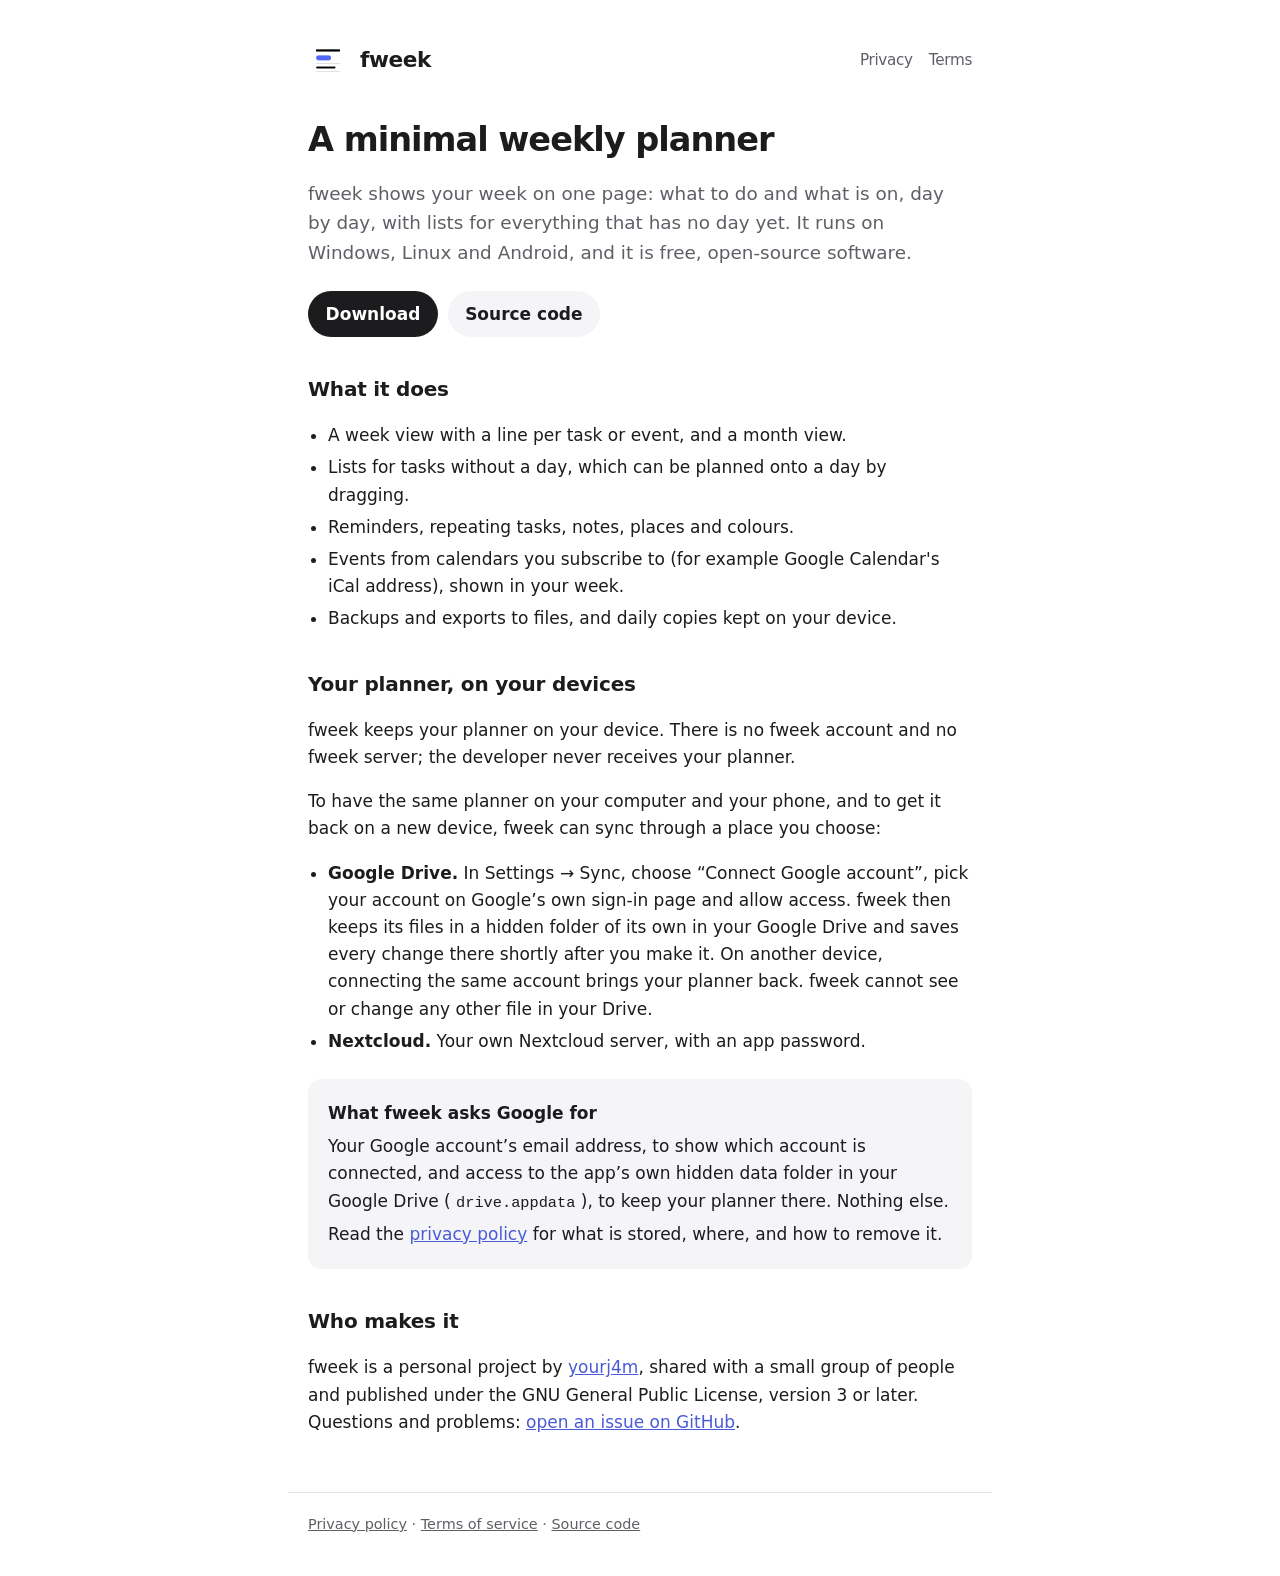
<file: index.html>
<!doctype html>
<html lang="en">
<head>
<meta charset="utf-8">
<meta name="viewport" content="width=device-width, initial-scale=1">
<title>fweek – a minimal weekly planner</title>
<meta name="description" content="fweek is a free, open-source weekly planner for Windows, Linux and Android. Your planner stays on your devices and can sync through your own Google Drive or Nextcloud.">
<link rel="icon" href="icon.png">
<link rel="stylesheet" href="style.css">
</head>
<body>
<header>
  <img src="icon.png" alt="">
  <a href="./">fweek</a>
  <nav><a href="privacy/">Privacy</a><a href="terms/">Terms</a></nav>
</header>
<main>
  <h1>A minimal weekly planner</h1>
  <p class="lead">fweek shows your week on one page: what to do and what is on, day by day, with lists for everything that has no day yet. It runs on Windows, Linux and Android, and it is free, open-source software.</p>

  <div class="buttons">
    <a class="button" href="https://github.com/yourj4m/fweek/releases">Download</a>
    <a class="button secondary" href="https://github.com/yourj4m/fweek">Source code</a>
  </div>

  <h2>What it does</h2>
  <ul>
    <li>A week view with a line per task or event, and a month view.</li>
    <li>Lists for tasks without a day, which can be planned onto a day by dragging.</li>
    <li>Reminders, repeating tasks, notes, places and colours.</li>
    <li>Events from calendars you subscribe to (for example Google Calendar's iCal address), shown in your week.</li>
    <li>Backups and exports to files, and daily copies kept on your device.</li>
  </ul>

  <h2>Your planner, on your devices</h2>
  <p>fweek keeps your planner on your device. There is no fweek account and no fweek server; the developer never receives your planner.</p>
  <p>To have the same planner on your computer and your phone, and to get it back on a new device, fweek can sync through a place you choose:</p>
  <ul>
    <li><strong>Google Drive.</strong> In Settings → Sync, choose “Connect Google account”, pick your account on Google’s own sign-in page and allow access. fweek then keeps its files in a hidden folder of its own in your Google Drive and saves every change there shortly after you make it. On another device, connecting the same account brings your planner back. fweek cannot see or change any other file in your Drive.</li>
    <li><strong>Nextcloud.</strong> Your own Nextcloud server, with an app password.</li>
  </ul>
  <div class="panel">
    <p><strong>What fweek asks Google for</strong></p>
    <p>Your Google account’s email address, to show which account is connected, and access to the app’s own hidden data folder in your Google Drive (<code>drive.appdata</code>), to keep your planner there. Nothing else.</p>
    <p>Read the <a href="privacy/">privacy policy</a> for what is stored, where, and how to remove it.</p>
  </div>

  <h2>Who makes it</h2>
  <p>fweek is a personal project by <a href="https://github.com/yourj4m">yourj4m</a>, shared with a small group of people and published under the GNU General Public License, version 3 or later. Questions and problems: <a href="https://github.com/yourj4m/fweek/issues">open an issue on GitHub</a>.</p>
</main>
<footer>
  <a href="privacy/">Privacy policy</a> · <a href="terms/">Terms of service</a> · <a href="https://github.com/yourj4m/fweek">Source code</a>
</footer>
</body>
</html>
</file>
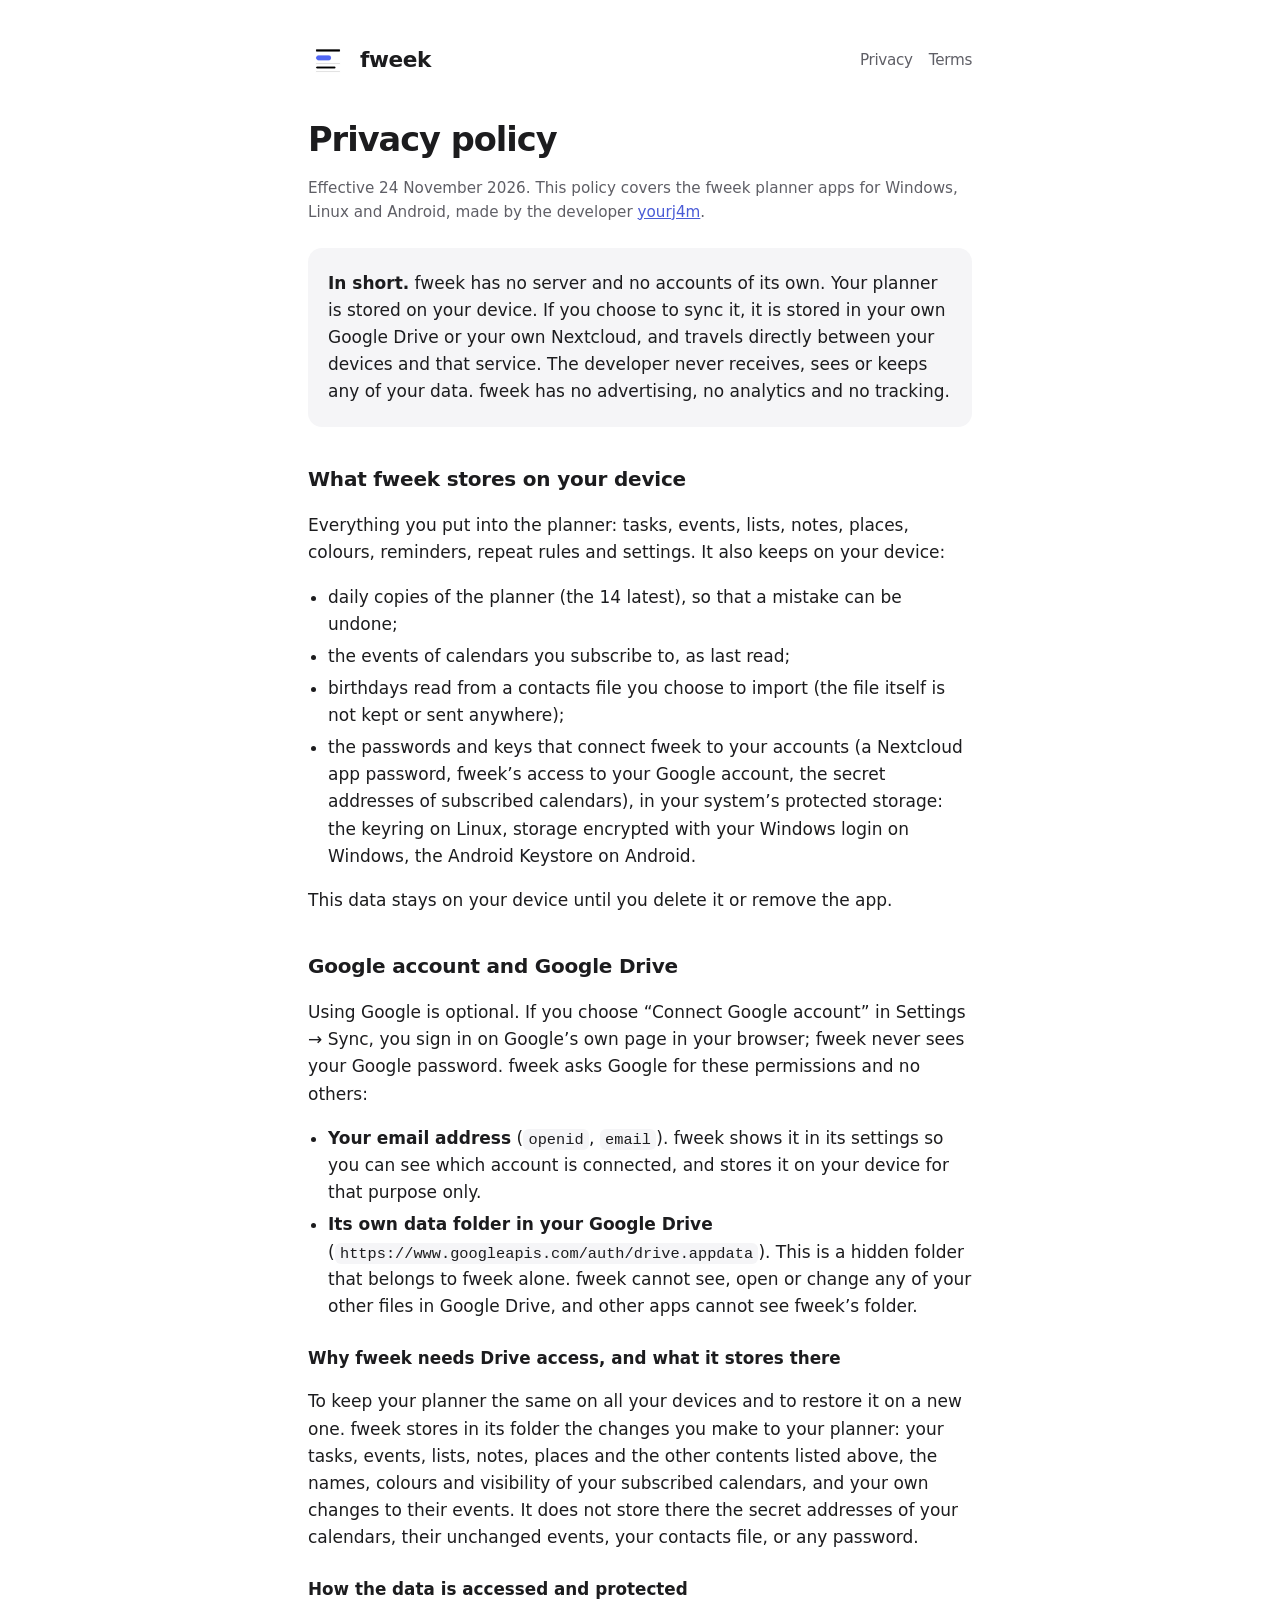
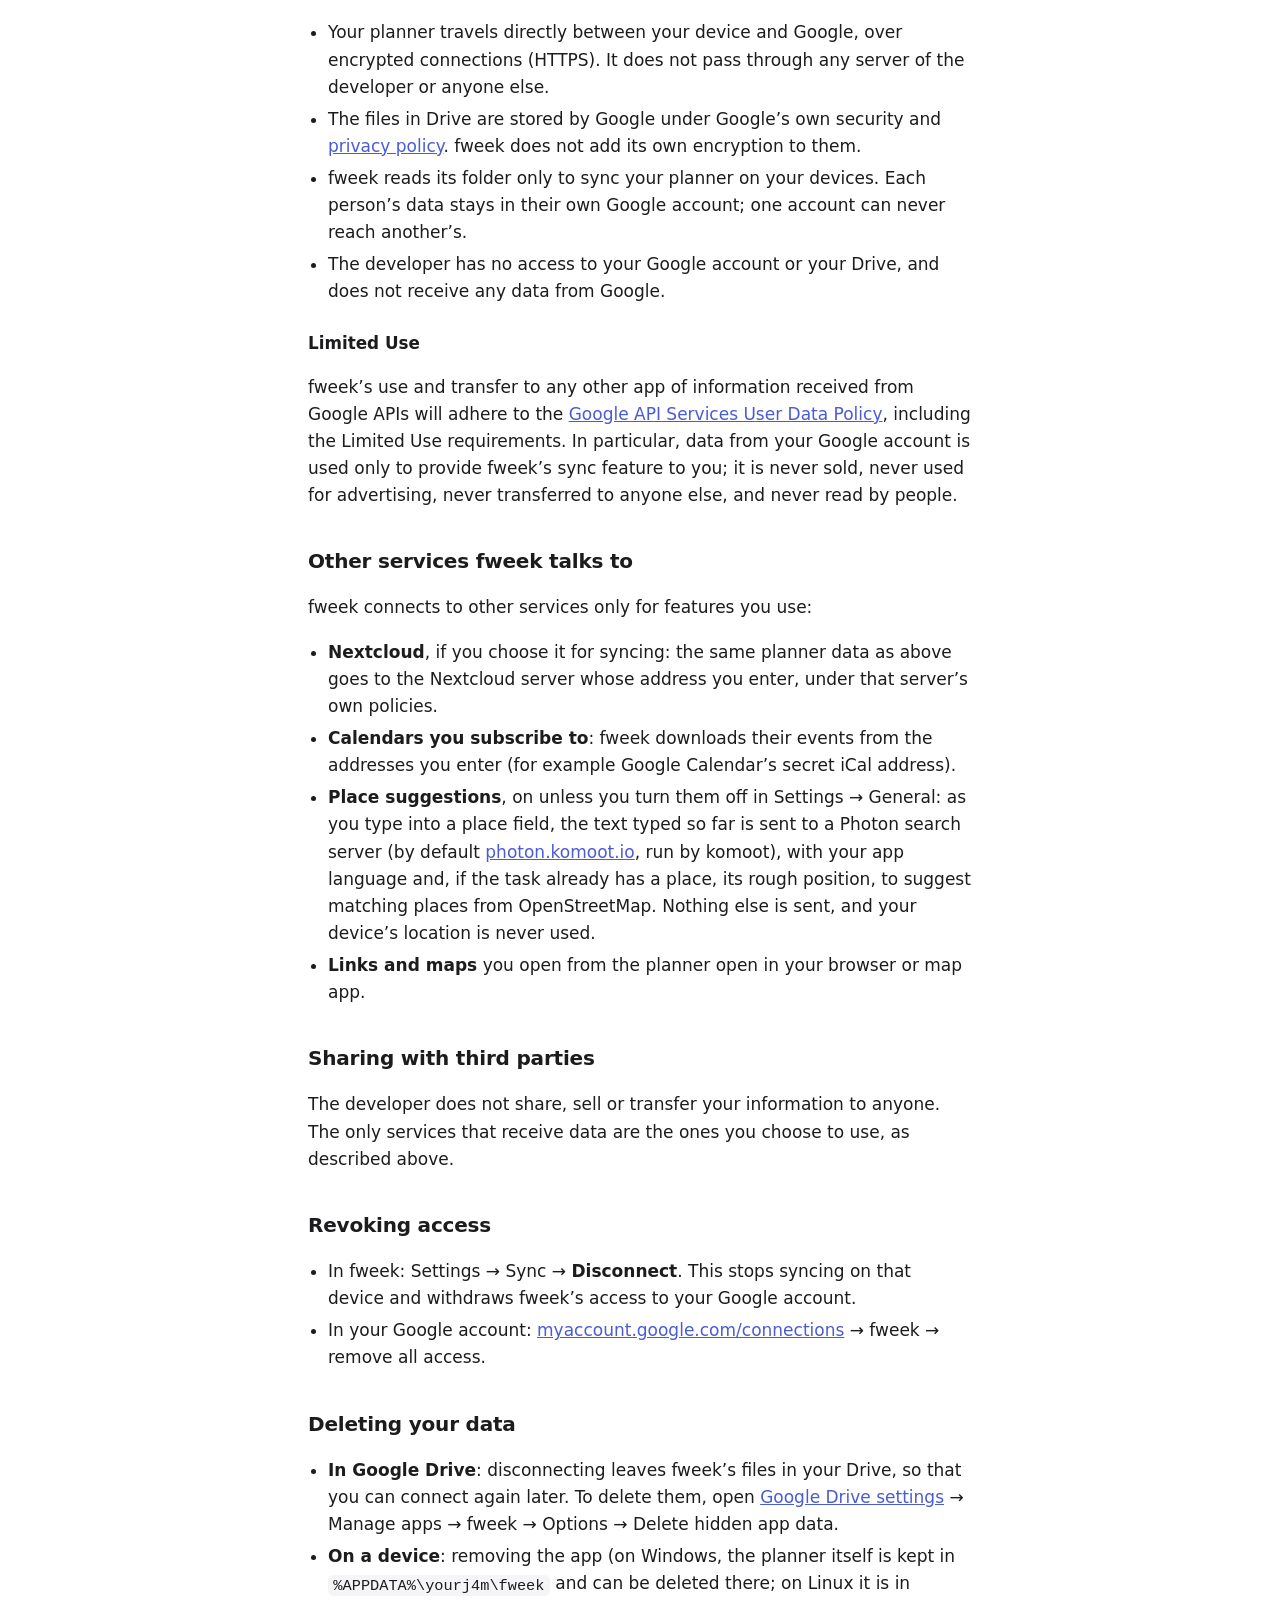
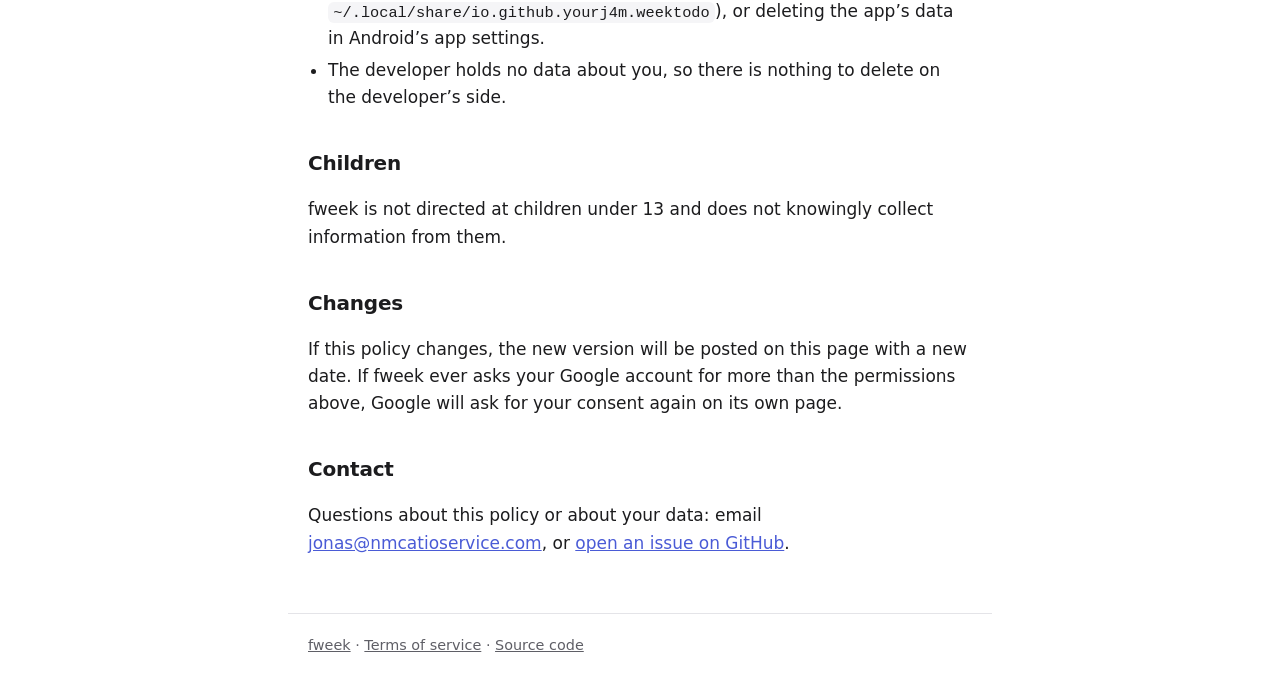
<file: privacy/index.html>
<!doctype html>
<html lang="en">
<head>
<meta charset="utf-8">
<meta name="viewport" content="width=device-width, initial-scale=1">
<title>Privacy policy – fweek</title>
<meta name="description" content="What the fweek planner stores, what it accesses in your Google account, and how to remove it.">
<link rel="icon" href="../icon.png">
<link rel="stylesheet" href="../style.css">
</head>
<body>
<header>
  <img src="../icon.png" alt="">
  <a href="../">fweek</a>
  <nav><a href="./">Privacy</a><a href="../terms/">Terms</a></nav>
</header>
<main>
  <h1>Privacy policy</h1>
  <p class="muted">Effective 24 November 2026. This policy covers the fweek planner apps for Windows, Linux and Android, made by the developer <a href="https://github.com/yourj4m">yourj4m</a>.</p>

  <div class="panel">
    <p><strong>In short.</strong> fweek has no server and no accounts of its own. Your planner is stored on your device. If you choose to sync it, it is stored in your own Google Drive or your own Nextcloud, and travels directly between your devices and that service. The developer never receives, sees or keeps any of your data. fweek has no advertising, no analytics and no tracking.</p>
  </div>

  <h2>What fweek stores on your device</h2>
  <p>Everything you put into the planner: tasks, events, lists, notes, places, colours, reminders, repeat rules and settings. It also keeps on your device:</p>
  <ul>
    <li>daily copies of the planner (the 14 latest), so that a mistake can be undone;</li>
    <li>the events of calendars you subscribe to, as last read;</li>
    <li>birthdays read from a contacts file you choose to import (the file itself is not kept or sent anywhere);</li>
    <li>the passwords and keys that connect fweek to your accounts (a Nextcloud app password, fweek’s access to your Google account, the secret addresses of subscribed calendars), in your system’s protected storage: the keyring on Linux, storage encrypted with your Windows login on Windows, the Android Keystore on Android.</li>
  </ul>
  <p>This data stays on your device until you delete it or remove the app.</p>

  <h2>Google account and Google Drive</h2>
  <p>Using Google is optional. If you choose “Connect Google account” in Settings → Sync, you sign in on Google’s own page in your browser; fweek never sees your Google password. fweek asks Google for these permissions and no others:</p>
  <ul>
    <li><strong>Your email address</strong> (<code>openid</code>, <code>email</code>). fweek shows it in its settings so you can see which account is connected, and stores it on your device for that purpose only.</li>
    <li><strong>Its own data folder in your Google Drive</strong> (<code>https://www.googleapis.com/auth/drive.appdata</code>). This is a hidden folder that belongs to fweek alone. fweek cannot see, open or change any of your other files in Google Drive, and other apps cannot see fweek’s folder.</li>
  </ul>
  <h3>Why fweek needs Drive access, and what it stores there</h3>
  <p>To keep your planner the same on all your devices and to restore it on a new one. fweek stores in its folder the changes you make to your planner: your tasks, events, lists, notes, places and the other contents listed above, the names, colours and visibility of your subscribed calendars, and your own changes to their events. It does not store there the secret addresses of your calendars, their unchanged events, your contacts file, or any password.</p>
  <h3>How the data is accessed and protected</h3>
  <ul>
    <li>Your planner travels directly between your device and Google, over encrypted connections (HTTPS). It does not pass through any server of the developer or anyone else.</li>
    <li>The files in Drive are stored by Google under Google’s own security and <a href="https://policies.google.com/privacy">privacy policy</a>. fweek does not add its own encryption to them.</li>
    <li>fweek reads its folder only to sync your planner on your devices. Each person’s data stays in their own Google account; one account can never reach another’s.</li>
    <li>The developer has no access to your Google account or your Drive, and does not receive any data from Google.</li>
  </ul>
  <h3>Limited Use</h3>
  <p>fweek’s use and transfer to any other app of information received from Google APIs will adhere to the <a href="https://developers.google.com/terms/api-services-user-data-policy">Google API Services User Data Policy</a>, including the Limited Use requirements. In particular, data from your Google account is used only to provide fweek’s sync feature to you; it is never sold, never used for advertising, never transferred to anyone else, and never read by people.</p>

  <h2>Other services fweek talks to</h2>
  <p>fweek connects to other services only for features you use:</p>
  <ul>
    <li><strong>Nextcloud</strong>, if you choose it for syncing: the same planner data as above goes to the Nextcloud server whose address you enter, under that server’s own policies.</li>
    <li><strong>Calendars you subscribe to</strong>: fweek downloads their events from the addresses you enter (for example Google Calendar’s secret iCal address).</li>
    <li><strong>Place suggestions</strong>, on unless you turn them off in Settings → General: as you type into a place field, the text typed so far is sent to a Photon search server (by default <a href="https://photon.komoot.io">photon.komoot.io</a>, run by komoot), with your app language and, if the task already has a place, its rough position, to suggest matching places from OpenStreetMap. Nothing else is sent, and your device’s location is never used.</li>
    <li><strong>Links and maps</strong> you open from the planner open in your browser or map app.</li>
  </ul>

  <h2>Sharing with third parties</h2>
  <p>The developer does not share, sell or transfer your information to anyone. The only services that receive data are the ones you choose to use, as described above.</p>

  <h2>Revoking access</h2>
  <ul>
    <li>In fweek: Settings → Sync → <strong>Disconnect</strong>. This stops syncing on that device and withdraws fweek’s access to your Google account.</li>
    <li>In your Google account: <a href="https://myaccount.google.com/connections">myaccount.google.com/connections</a> → fweek → remove all access.</li>
  </ul>

  <h2>Deleting your data</h2>
  <ul>
    <li><strong>In Google Drive</strong>: disconnecting leaves fweek’s files in your Drive, so that you can connect again later. To delete them, open <a href="https://drive.google.com/drive/settings">Google Drive settings</a> → Manage apps → fweek → Options → Delete hidden app data.</li>
    <li><strong>On a device</strong>: removing the app (on Windows, the planner itself is kept in <code>%APPDATA%\yourj4m\fweek</code> and can be deleted there; on Linux it is in <code>~/.local/share/io.github.yourj4m.weektodo</code>), or deleting the app’s data in Android’s app settings.</li>
    <li>The developer holds no data about you, so there is nothing to delete on the developer’s side.</li>
  </ul>

  <h2>Children</h2>
  <p>fweek is not directed at children under 13 and does not knowingly collect information from them.</p>

  <h2>Changes</h2>
  <p>If this policy changes, the new version will be posted on this page with a new date. If fweek ever asks your Google account for more than the permissions above, Google will ask for your consent again on its own page.</p>

  <h2>Contact</h2>
  <p>Questions about this policy or about your data: email <a href="mailto:jonas@nmcatioservice.com">jonas@nmcatioservice.com</a>, or <a href="https://github.com/yourj4m/fweek/issues">open an issue on GitHub</a>.</p>
</main>
<footer>
  <a href="../">fweek</a> · <a href="../terms/">Terms of service</a> · <a href="https://github.com/yourj4m/fweek">Source code</a>
</footer>
</body>
</html>
</file>
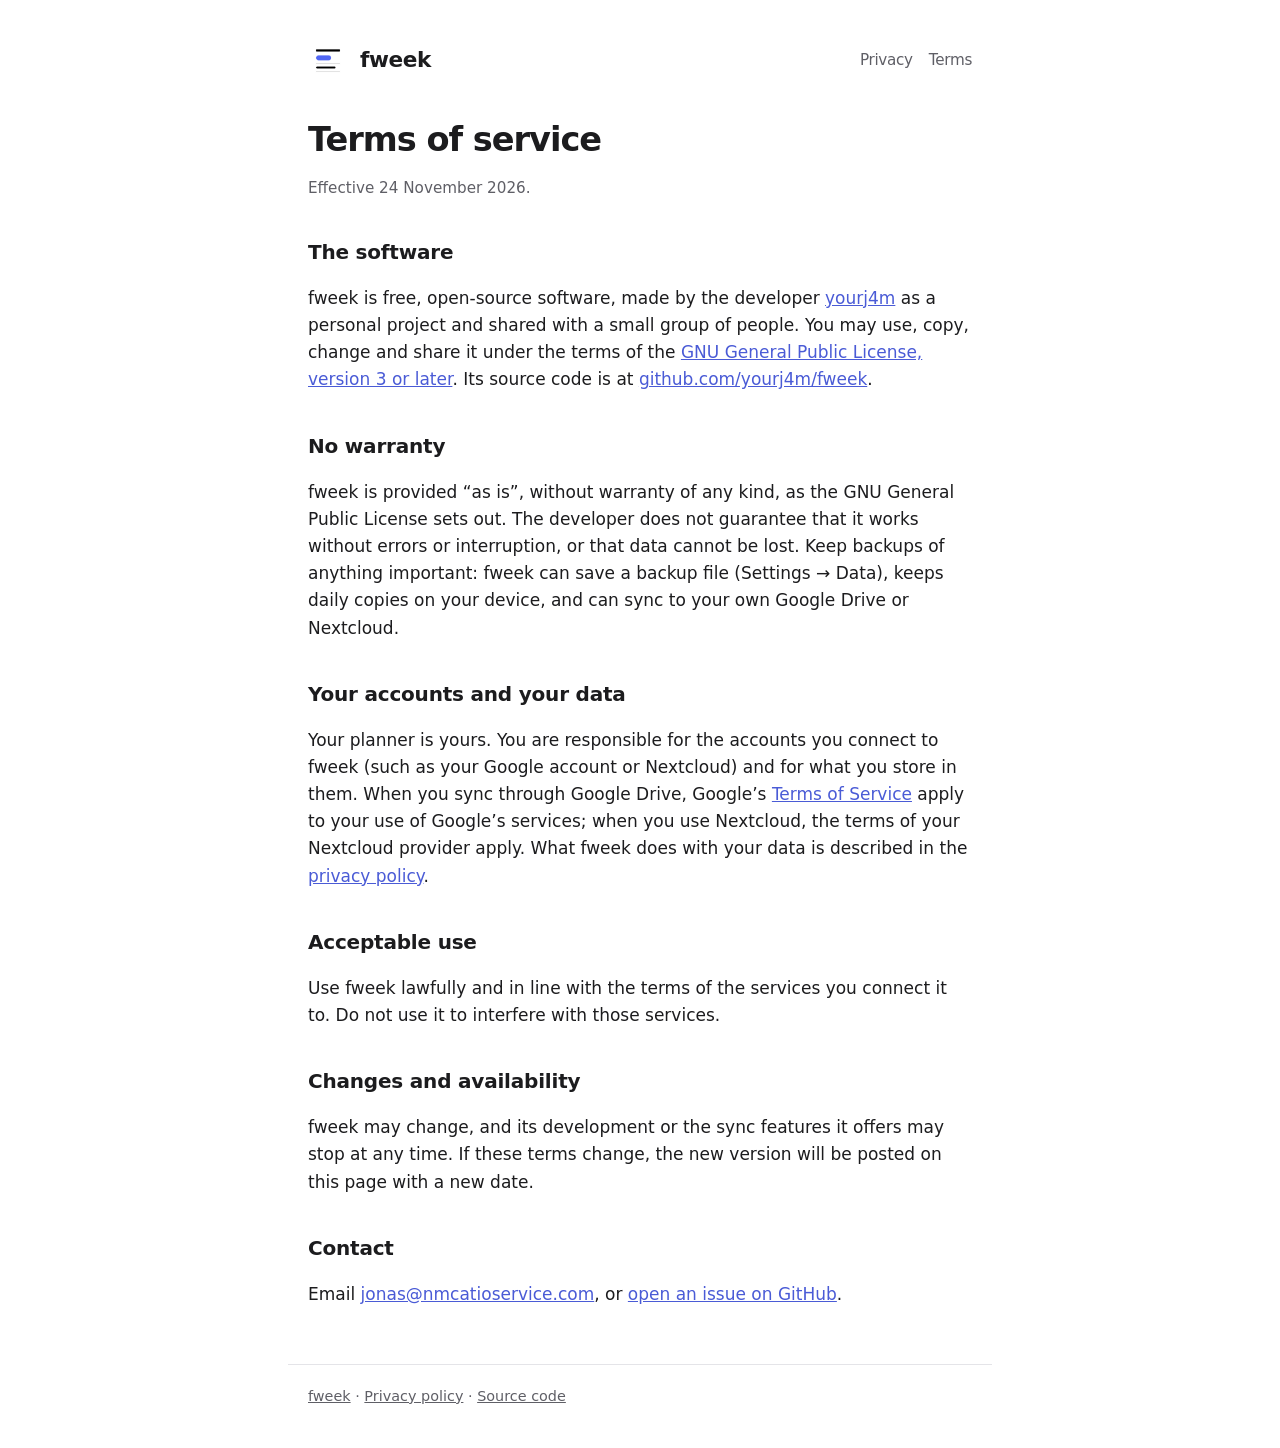
<file: terms/index.html>
<!doctype html>
<html lang="en">
<head>
<meta charset="utf-8">
<meta name="viewport" content="width=device-width, initial-scale=1">
<title>Terms of service – fweek</title>
<meta name="description" content="The terms for using the fweek planner.">
<link rel="icon" href="../icon.png">
<link rel="stylesheet" href="../style.css">
</head>
<body>
<header>
  <img src="../icon.png" alt="">
  <a href="../">fweek</a>
  <nav><a href="../privacy/">Privacy</a><a href="./">Terms</a></nav>
</header>
<main>
  <h1>Terms of service</h1>
  <p class="muted">Effective 24 November 2026.</p>

  <h2>The software</h2>
  <p>fweek is free, open-source software, made by the developer <a href="https://github.com/yourj4m">yourj4m</a> as a personal project and shared with a small group of people. You may use, copy, change and share it under the terms of the <a href="https://www.gnu.org/licenses/gpl-3.0.html">GNU General Public License, version 3 or later</a>. Its source code is at <a href="https://github.com/yourj4m/fweek">github.com/yourj4m/fweek</a>.</p>

  <h2>No warranty</h2>
  <p>fweek is provided “as is”, without warranty of any kind, as the GNU General Public License sets out. The developer does not guarantee that it works without errors or interruption, or that data cannot be lost. Keep backups of anything important: fweek can save a backup file (Settings → Data), keeps daily copies on your device, and can sync to your own Google Drive or Nextcloud.</p>

  <h2>Your accounts and your data</h2>
  <p>Your planner is yours. You are responsible for the accounts you connect to fweek (such as your Google account or Nextcloud) and for what you store in them. When you sync through Google Drive, Google’s <a href="https://policies.google.com/terms">Terms of Service</a> apply to your use of Google’s services; when you use Nextcloud, the terms of your Nextcloud provider apply. What fweek does with your data is described in the <a href="../privacy/">privacy policy</a>.</p>

  <h2>Acceptable use</h2>
  <p>Use fweek lawfully and in line with the terms of the services you connect it to. Do not use it to interfere with those services.</p>

  <h2>Changes and availability</h2>
  <p>fweek may change, and its development or the sync features it offers may stop at any time. If these terms change, the new version will be posted on this page with a new date.</p>

  <h2>Contact</h2>
  <p>Email <a href="mailto:jonas@nmcatioservice.com">jonas@nmcatioservice.com</a>, or <a href="https://github.com/yourj4m/fweek/issues">open an issue on GitHub</a>.</p>
</main>
<footer>
  <a href="../">fweek</a> · <a href="../privacy/">Privacy policy</a> · <a href="https://github.com/yourj4m/fweek">Source code</a>
</footer>
</body>
</html>
</file>
<file: style.css>
:root {
  --bg: #ffffff;
  --text: #1c1c1e;
  --muted: #5f5f66;
  --rule: #e4e4e8;
  --accent: #4a5bd6;
  --panel: #f5f5f7;
}
@media (prefers-color-scheme: dark) {
  :root {
    --bg: #131316;
    --text: #ececf0;
    --muted: #a3a3ad;
    --rule: #2c2c33;
    --accent: #9aa6ff;
    --panel: #1c1c21;
  }
}
* { box-sizing: border-box; }
html { -webkit-text-size-adjust: 100%; }
body {
  margin: 0;
  background: var(--bg);
  color: var(--text);
  font: 17px/1.6 system-ui, -apple-system, "Segoe UI", Roboto, "Noto Sans", sans-serif;
}
main, header, footer { max-width: 44rem; margin: 0 auto; padding: 0 1.25rem; }
header { padding-top: 2.5rem; display: flex; align-items: center; gap: .75rem; }
header img { width: 40px; height: 40px; }
header a { color: var(--text); text-decoration: none; font-weight: 700; font-size: 1.35rem; letter-spacing: -.02em; }
nav { margin-left: auto; display: flex; gap: 1rem; font-size: .95rem; }
nav a { color: var(--muted); font-weight: 400; font-size: .95rem; }
h1 { font-size: 2.1rem; line-height: 1.2; letter-spacing: -.03em; margin: 2.5rem 0 .75rem; }
h2 { font-size: 1.25rem; letter-spacing: -.01em; margin: 2.25rem 0 .5rem; }
h3 { font-size: 1.05rem; margin: 1.5rem 0 .25rem; }
p, li { color: var(--text); }
.lead { font-size: 1.15rem; color: var(--muted); }
.muted { color: var(--muted); font-size: .95rem; }
a { color: var(--accent); }
ul { padding-left: 1.25rem; }
li { margin: .3rem 0; }
.panel { background: var(--panel); border-radius: 14px; padding: 1rem 1.25rem; margin: 1.5rem 0; }
.panel p { margin: .35rem 0; }
code { font-size: .9em; background: var(--panel); padding: .1em .35em; border-radius: 6px; overflow-wrap: anywhere; }
.buttons { display: flex; flex-wrap: wrap; gap: .6rem; margin: 1.5rem 0; }
.button { display: inline-block; padding: .6rem 1.1rem; border-radius: 999px; background: var(--text); color: var(--bg); text-decoration: none; font-weight: 600; }
.button.secondary { background: var(--panel); color: var(--text); }
footer { border-top: 1px solid var(--rule); margin-top: 3.5rem; padding-top: 1.25rem; padding-bottom: 2.5rem; font-size: .9rem; color: var(--muted); }
footer a { color: var(--muted); }
@media (max-width: 480px) {
  body { font-size: 16px; }
  h1 { font-size: 1.75rem; }
  header { padding-top: 1.5rem; }
}
</file>
